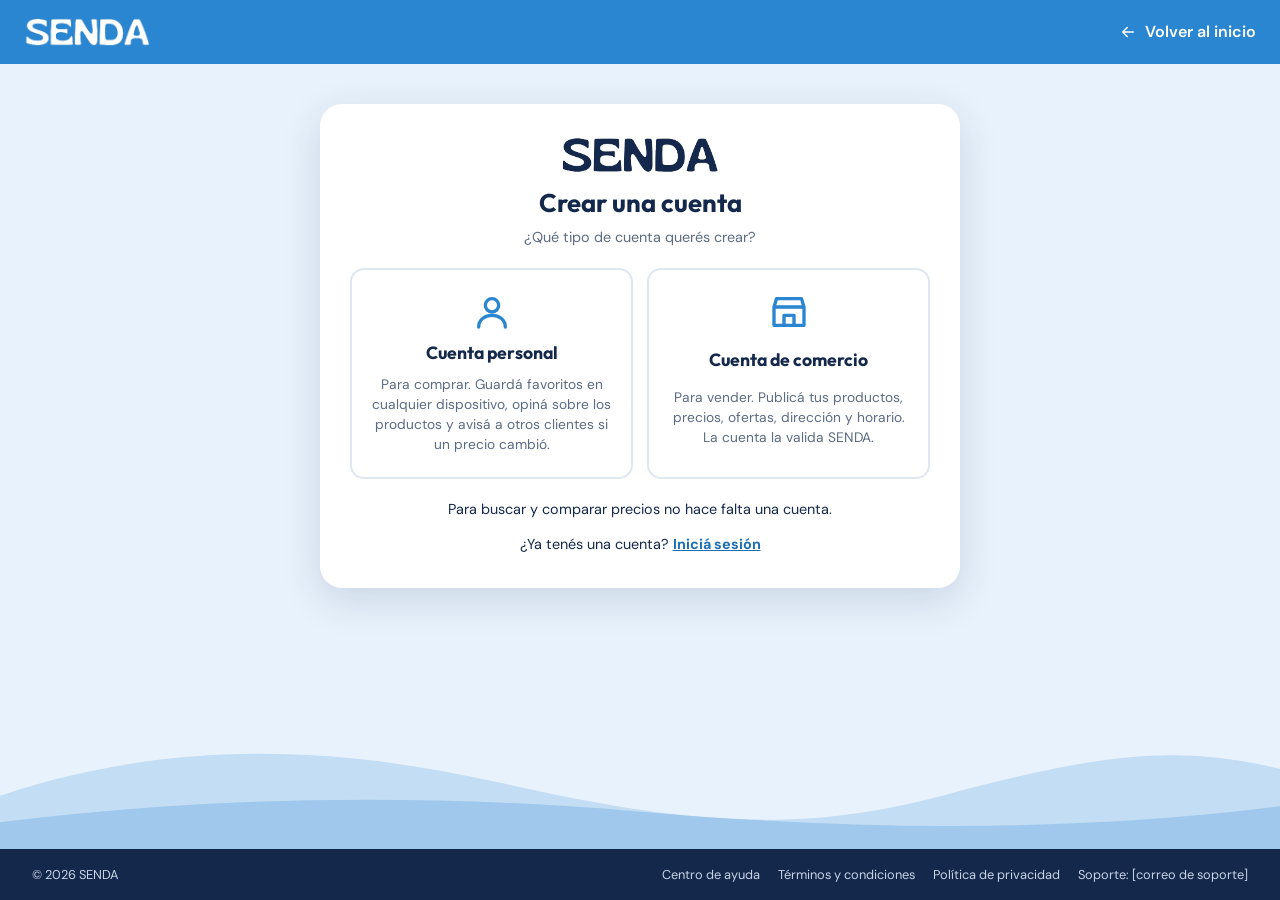
<file: crear-cuenta.html>
<!DOCTYPE html>
<html lang="es-AR">
<head>
  <meta charset="UTF-8">
  <meta name="viewport" content="width=1280">
  <title>Crear una cuenta · SENDA</title>
  <link rel="icon" type="image/png" href="assets/img/favicon.png">
  <link rel="apple-touch-icon" href="assets/img/favicon-180.png">
  <link rel="preconnect" href="https://fonts.googleapis.com">
  <link rel="preconnect" href="https://fonts.gstatic.com" crossorigin>
  <link rel="stylesheet" href="https://fonts.googleapis.com/css2?family=DM+Sans:wght@400;500;600;700&family=Outfit:wght@500;600;700;800&display=swap">
  <script src="js/ui/tema-inicial.js"></script>
  <link rel="stylesheet" href="css/base.css">
  <link rel="stylesheet" href="css/components.css">
  <link rel="stylesheet" href="css/pages.css">
</head>
<body class="pagina-acceso">

  <header class="encabezado">
    <div class="contenedor encabezado__barra">
      <a class="logo" href="index.html"><img class="logo__imagen" src="assets/img/logo-senda-blanco.png" alt="SENDA" width="135" height="32"></a>
      <a class="encabezado__volver" href="index.html">
        <svg class="icono" aria-hidden="true" viewBox="0 0 24 24"><path d="M19 12H5M11 6l-6 6 6 6"/></svg>
        Volver al inicio
      </a>
    </div>
  </header>

  <main class="acceso">
    <section class="acceso__tarjeta acceso__tarjeta--ancha" aria-labelledby="titulo-crear">
      <p class="logo acceso__logo"><img class="logo__imagen" src="assets/img/logo-senda.png" alt="SENDA" width="170" height="40"></p>
      <h1 class="acceso__titulo" id="titulo-crear">Crear una cuenta</h1>
      <p class="acceso__bajada">¿Qué tipo de cuenta querés crear?</p>

      <div class="eleccion-cuenta">
        <a class="eleccion-cuenta__opcion" href="registro-personal.html">
          <svg class="icono eleccion-cuenta__icono" aria-hidden="true" viewBox="0 0 24 24"><circle cx="12" cy="8" r="4"/><path d="M4 21c0-4.4 3.6-7 8-7s8 2.6 8 7"/></svg>
          <span class="eleccion-cuenta__titulo">Cuenta personal</span>
          <span class="eleccion-cuenta__texto">Para comprar. Guardá favoritos en cualquier dispositivo, opiná sobre los productos y avisá a otros clientes si un precio cambió.</span>
        </a>
        <a class="eleccion-cuenta__opcion" href="registro-comercio.html">
          <svg class="icono eleccion-cuenta__icono" aria-hidden="true" viewBox="0 0 24 24"><path d="M3 9l1.5-5h15L21 9M3 9h18M3 9v11h18V9M9 20v-6h6v6"/></svg>
          <span class="eleccion-cuenta__titulo">Cuenta de comercio</span>
          <span class="eleccion-cuenta__texto">Para vender. Publicá tus productos, precios, ofertas, dirección y horario. La cuenta la valida SENDA.</span>
        </a>
      </div>

      <p class="acceso__alternativa">Para buscar y comparar precios no hace falta una cuenta.</p>
      <p class="acceso__alternativa">¿Ya tenés una cuenta? <a href="login.html">Iniciá sesión</a></p>
    </section>

    <svg class="ondas acceso__ondas" viewBox="0 0 1440 90" preserveAspectRatio="none" aria-hidden="true">
      <path fill="#c3ddf4" d="M0 50c180-40 360-40 560-10s330 40 500 10 260-40 380-20v60H0z"/>
      <path fill="#9fc8ec" d="M0 70c240-20 480-22 720-8s480 16 720-4v32H0z"/>
    </svg>
  </main>

  <footer class="pie-simple">
    <div class="contenedor pie-simple__barra">
      <p>© 2026 SENDA</p>
      <ul class="pie-simple__enlaces pie__lista">
        <li>Centro de ayuda</li>
        <li>Términos y condiciones</li>
        <li>Política de privacidad</li>
        <li>Soporte: [correo de soporte]</li>
      </ul>
    </div>
  </footer>

</body>
</html>
</file>
<file: css/base.css>
/* =========================================================
   SENDA · Estilos base
   Variables de identidad, reset, tipografía, contenedor,
   encabezado, ondas decorativas y pie de página.
   ========================================================= */

:root {
  /* Colores de los wireframes */
  --azul: #2a86d1;
  --azul-claro: #4aa3e6;
  --azul-oscuro: #1d6fb3;
  --azul-suave: #e3effb;
  --azul-fondo: #e8f2fc;
  --marino: #13284b;
  --marino-claro: #1f3a66;
  --amarillo: #fbd96b;
  --amarillo-oscuro: #f2c94c;
  --verde: #1f7a3a;
  --verde-claro: #2e9e4f;
  --verde-suave: #e9f7ee;
  --rojo: #d64545;
  --rojo-suave: #fde6e6;
  --fondo: #f3f6fb;
  --blanco: #ffffff;
  --texto: #13284b;
  --texto-suave: #5b6b82;
  --borde: #dfe7f1;
  --campo: #f5f8fc;

  --fuente-titulos: "Outfit", "Segoe UI", system-ui, sans-serif;
  --fuente-texto: "DM Sans", "Segoe UI", system-ui, sans-serif;

  --radio: 14px;
  --radio-chico: 10px;
  --sombra: 0 4px 18px rgba(19, 40, 75, 0.07);
  --sombra-fuerte: 0 12px 40px rgba(19, 40, 75, 0.14);
  --ancho-maximo: 1600px;
  /* Fondo de tarjetas, formularios y paneles. En modo oscuro pasa a gris oscuro;
     --blanco queda para el texto y los bordes blancos sobre el azul del encabezado. */
  --superficie: #ffffff;
  color-scheme: light;
}

/* ---------- Modo oscuro ----------
   Se activa desde Configuración del perfil personal y se guarda en el navegador (localStorage).
   Lo aplica js/ui/tema-inicial.js antes de dibujar la página, así no hay un destello blanco.
   Los fondos blancos pasan a grises oscuros y los textos oscuros a grises claros.
   El azul de marca, el verde de los precios y el rojo de las alertas se mantienen. */
[data-tema="oscuro"] {
  --fondo: #10161f;
  --superficie: #1a2230;
  --campo: #222c3c;
  --borde: #2e3a4d;
  --texto: #e6ebf2;
  --texto-suave: #a3b0c2;
  --marino: #0b1018;
  --marino-claro: #18202c;
  --azul-suave: #1f3550;
  --azul-fondo: #182a40;
  --azul-oscuro: #8cc4f2;
  --verde: #6fd28f;
  --verde-suave: #16301f;
  --rojo-suave: #3b1f22;
  --sombra: 0 4px 18px rgba(0, 0, 0, 0.35);
  --sombra-fuerte: 0 12px 40px rgba(0, 0, 0, 0.5);
  color-scheme: dark;
}


*,
*::before,
*::after {
  box-sizing: border-box;
}

html {
  scroll-behavior: smooth;
}

/* SENDA se diseña solo para navegador de computadora. No hay versión para celular:
   con una ventana angosta la página mantiene su ancho y aparece la barra horizontal. */
body {
  margin: 0;
  min-width: 1200px;
  min-height: 100vh;
  display: flex;
  flex-direction: column;
  font-family: var(--fuente-texto);
  font-size: 1rem;
  line-height: 1.5;
  color: var(--texto);
  background: var(--fondo);
  -webkit-font-smoothing: antialiased;
}

main {
  flex: 1;
}

h1,
h2,
h3 {
  margin: 0;
  font-family: var(--fuente-titulos);
  line-height: 1.2;
  color: var(--texto);
}

p {
  margin: 0;
}

a {
  color: var(--azul-oscuro);
}

img {
  max-width: 100%;
  display: block;
}

button,
input,
select,
textarea {
  font: inherit;
  color: inherit;
}

:focus-visible {
  outline: 3px solid var(--amarillo-oscuro);
  outline-offset: 2px;
}

[hidden] {
  display: none !important;
}

.solo-lectores {
  position: absolute;
  width: 1px;
  height: 1px;
  overflow: hidden;
  clip: rect(0 0 0 0);
  white-space: nowrap;
}

.contenedor {
  width: 100%;
  max-width: var(--ancho-maximo);
  margin-inline: auto;
  padding-inline: 32px;
}

.icono {
  width: 18px;
  height: 18px;
  flex-shrink: 0;
  fill: none;
  stroke: currentColor;
  stroke-width: 2;
  stroke-linecap: round;
  stroke-linejoin: round;
}

/* ---------- Logo ----------
   El logo es una imagen porque usa una tipografía propia.
   Versión blanca sobre fondos azules y versión azul oscuro sobre fondos claros. */
.logo {
  display: inline-flex;
  align-items: center;
  flex-shrink: 0;
}

.logo__imagen {
  width: auto;
  height: 30px;
}

.acceso__logo {
  justify-self: center;
}

.acceso__logo .logo__imagen {
  height: 38px;
}

/* ---------- Encabezado ---------- */
.encabezado {
  background: var(--azul);
  color: var(--blanco);
}

.encabezado__barra {
  display: flex;
  align-items: center;
  gap: 28px;
  min-height: 64px;
  flex-wrap: wrap;
}

/* La barra del encabezado ocupa todo el ancho de la pantalla, sin el límite de .contenedor.
   El logo queda en la esquina izquierda y la cuenta o los botones en la esquina derecha. */
.contenedor.encabezado__barra {
  max-width: none;
  padding-inline: 24px;
}

.navegacion {
  display: flex;
  gap: 22px;
  flex: 1;
}

.navegacion__enlace {
  position: relative;
  padding: 4px 0;
  font-size: 0.92rem;
  font-weight: 500;
  color: var(--blanco);
  text-decoration: none;
  opacity: 0.92;
}

.navegacion__enlace:hover {
  opacity: 1;
}

.navegacion__enlace--activo::after {
  content: "";
  position: absolute;
  left: 0;
  right: 0;
  bottom: -4px;
  height: 2px;
  border-radius: 2px;
  background: var(--amarillo);
}

.encabezado__acciones {
  display: flex;
  align-items: center;
  gap: 10px;
  margin-left: auto;
}

.encabezado__volver {
  display: inline-flex;
  align-items: center;
  gap: 8px;
  margin-left: auto;
  font-weight: 600;
  color: var(--blanco);
  text-decoration: none;
}

/* ---------- Ondas decorativas ---------- */
.ondas {
  display: block;
  width: 100%;
  height: 90px;
}

/* ---------- Pie de página ---------- */
.pie {
  margin-top: 64px;
  padding: 44px 0 24px;
  background: var(--marino);
  color: #c9d4e6;
  font-size: 0.88rem;
}

.pie__grilla {
  display: grid;
  grid-template-columns: 1.3fr repeat(4, 1fr);
  gap: 28px;
}

.pie__descripcion {
  margin-top: 12px;
  max-width: 240px;
  line-height: 1.6;
}

.pie__titulo {
  margin-bottom: 12px;
  font-family: var(--fuente-titulos);
  font-size: 0.95rem;
  font-weight: 600;
  color: var(--blanco);
}

.pie__lista {
  display: grid;
  gap: 8px;
  margin: 0;
  padding: 0;
  list-style: none;
}

.pie__lista a {
  color: #c9d4e6;
  text-decoration: none;
}

.pie__lista a:hover {
  color: var(--blanco);
  text-decoration: underline;
}

.pie__contacto li {
  display: flex;
  gap: 8px;
  align-items: flex-start;
}

.pie__contacto .icono {
  width: 16px;
  height: 16px;
  margin-top: 2px;
}

.pie__inferior {
  display: flex;
  justify-content: space-between;
  gap: 16px;
  flex-wrap: wrap;
  margin-top: 36px;
  padding-top: 18px;
  border-top: 1px solid rgba(255, 255, 255, 0.12);
  font-size: 0.8rem;
}

/* Pie simple de las pantallas de acceso */
.pie-simple {
  padding: 16px 0;
  background: var(--marino);
  color: #c9d4e6;
  font-size: 0.8rem;
}

.pie-simple__barra {
  display: flex;
  justify-content: space-between;
  gap: 16px;
  flex-wrap: wrap;
}

.pie-simple__enlaces {
  display: flex;
  gap: 18px;
  flex-wrap: wrap;
}
</file>
<file: css/components.css>
/* =========================================================
   SENDA · Componentes reutilizables
   Botones, formularios, tarjetas, precios, estados,
   avisos, modales, avatar e interruptor de stock.
   ========================================================= */

/* ---------- Botones ---------- */
.btn {
  display: inline-flex;
  align-items: center;
  justify-content: center;
  gap: 8px;
  min-height: 42px;
  padding: 0 20px;
  border: 1px solid transparent;
  border-radius: 999px;
  font-size: 0.92rem;
  font-weight: 600;
  text-decoration: none;
  white-space: nowrap;
  cursor: pointer;
  transition: background-color 0.15s, border-color 0.15s, color 0.15s, transform 0.1s;
}

.btn:active:not(:disabled) {
  transform: translateY(1px);
}

.btn:disabled {
  opacity: 0.55;
  cursor: not-allowed;
}

.btn--chico {
  min-height: 36px;
  padding: 0 16px;
  font-size: 0.85rem;
}

.btn--bloque {
  width: 100%;
}

.btn--primario {
  background: var(--azul);
  color: var(--blanco);
}

.btn--primario:hover:not(:disabled) {
  background: var(--azul-oscuro);
}

.btn--oscuro {
  background: var(--marino);
  color: var(--blanco);
}

.btn--oscuro:hover:not(:disabled) {
  background: var(--marino-claro);
}

.btn--amarillo {
  background: var(--amarillo);
  color: var(--marino);
}

.btn--amarillo:hover:not(:disabled) {
  background: var(--amarillo-oscuro);
}

/* Botón blanco sobre el azul del encabezado: queda blanco también en modo oscuro */
.btn--blanco {
  background: var(--blanco);
  color: #1d6fb3;
}

.btn--contorno {
  border-color: rgba(255, 255, 255, 0.85);
  background: transparent;
  color: var(--blanco);
}

.btn--contorno:hover:not(:disabled) {
  background: rgba(255, 255, 255, 0.12);
}

.btn--suave {
  background: var(--azul-suave);
  color: var(--azul-oscuro);
}

.btn--suave:hover:not(:disabled) {
  background: #d3e5f8;
}

.btn--linea {
  border-color: var(--borde);
  background: var(--superficie);
  color: var(--azul-oscuro);
}

.btn--linea:hover:not(:disabled) {
  border-color: var(--azul);
}

.btn--peligro {
  background: var(--rojo);
  color: var(--blanco);
}

.btn--exito {
  background: var(--verde-claro);
  color: var(--blanco);
}

.enlace-boton {
  padding: 0;
  border: 0;
  background: none;
  color: inherit;
  font-weight: 600;
  text-decoration: underline;
  cursor: pointer;
}

.enlace-seccion {
  font-size: 0.88rem;
  font-weight: 600;
  color: var(--azul-oscuro);
}

/* ---------- Formularios ---------- */
.campo {
  display: grid;
  gap: 6px;
}

.campo__etiqueta {
  font-size: 0.85rem;
  font-weight: 600;
}

.campo__control {
  width: 100%;
  min-height: 44px;
  padding: 10px 14px;
  border: 1px solid var(--borde);
  border-radius: var(--radio-chico);
  background: var(--campo);
  transition: border-color 0.15s, background-color 0.15s;
}

.campo__control::placeholder {
  color: #8996aa;
}

.campo__control:focus {
  outline: none;
  border-color: var(--azul);
  background: var(--superficie);
}

textarea.campo__control {
  min-height: 90px;
  resize: vertical;
}

.campo__ayuda {
  font-size: 0.78rem;
  color: var(--texto-suave);
}

.campo__error {
  min-height: 0;
  font-size: 0.8rem;
  color: var(--rojo);
}

.campo__error:empty {
  display: none;
}

.campo--error .campo__control {
  border-color: var(--rojo);
  background: #fff8f8;
}

.opcion {
  display: flex;
  align-items: center;
  gap: 10px;
  font-size: 0.9rem;
  cursor: pointer;
}

.opcion input {
  width: 18px;
  height: 18px;
  accent-color: var(--azul);
}

.mensaje {
  display: flex;
  gap: 8px;
  padding: 12px 14px;
  border: 1px solid;
  border-radius: var(--radio-chico);
  font-size: 0.88rem;
}

.mensaje--error {
  border-color: #f2c2c2;
  background: var(--rojo-suave);
  color: #a12f2f;
}

.mensaje--exito {
  border-color: #bfe3cb;
  background: var(--verde-suave);
  color: var(--verde);
}

.mensaje--info {
  border-color: #c7dcf3;
  background: var(--azul-fondo);
  color: var(--azul-oscuro);
}

/* ---------- Tarjetas ---------- */
.tarjeta {
  border-radius: var(--radio);
  background: var(--superficie);
  box-shadow: var(--sombra);
}

/* ---------- Encabezado de sección ---------- */
.seccion {
  margin-top: 56px;
}

.seccion__cabecera {
  display: flex;
  justify-content: space-between;
  align-items: flex-end;
  gap: 16px;
  margin-bottom: 18px;
}

.seccion__titulo {
  font-size: 1.6rem;
  font-weight: 700;
}

.seccion__bajada {
  margin-top: 4px;
  font-size: 0.88rem;
  color: var(--texto-suave);
}

/* ---------- Precios y etiquetas ---------- */
.precio {
  font-family: var(--fuente-titulos);
  font-size: 1.35rem;
  font-weight: 700;
  color: var(--verde);
}

.precio__centavos {
  font-size: 0.65em;
}

.precio-anterior {
  font-size: 0.82rem;
  color: var(--texto-suave);
  text-decoration: line-through;
}

.pildora-precio {
  display: inline-block;
  padding: 6px 16px;
  border-radius: 999px;
  background: var(--amarillo);
  font-family: var(--fuente-titulos);
  font-weight: 700;
  color: var(--marino);
}

.etiqueta-descuento {
  position: absolute;
  top: 10px;
  left: 10px;
  padding: 2px 9px;
  border-radius: 999px;
  background: var(--rojo-suave);
  font-size: 0.75rem;
  font-weight: 700;
  color: var(--rojo);
}

.chip {
  display: inline-flex;
  align-items: center;
  padding: 4px 12px;
  border-radius: 999px;
  font-size: 0.75rem;
  font-weight: 600;
}

.chip--pendiente {
  background: #fff4d6;
  color: #8a6400;
}

.chip--aprobado {
  background: var(--verde-suave);
  color: var(--verde);
}

.chip--rechazado {
  background: var(--rojo-suave);
  color: #a12f2f;
}

/* ---------- Imagen de producto ---------- */
/* Sin imagen se dibuja el paisaje de los wireframes (cielo, nube y lomas). */
.imagen-producto {
  position: relative;
  aspect-ratio: 4 / 3;
  overflow: hidden;
  border-radius: var(--radio-chico);
  background:
    radial-gradient(circle at 74% 28%, #fff 0 7%, transparent 7.5%),
    radial-gradient(circle at 82% 30%, #fff 0 9%, transparent 9.5%),
    radial-gradient(circle at 90% 32%, #fff 0 6%, transparent 6.5%),
    radial-gradient(ellipse 85% 45% at 30% 100%, #8fae1b 0 98%, transparent 100%),
    radial-gradient(ellipse 90% 55% at 75% 100%, #c6de8c 0 98%, transparent 100%),
    #d8ecfb;
}

.imagen-producto img {
  position: absolute;
  inset: 0;
  width: 100%;
  height: 100%;
  object-fit: cover;
  background: var(--superficie);
}

/* ---------- Avatar con iniciales ---------- */
.avatar {
  display: inline-grid;
  place-items: center;
  width: 36px;
  height: 36px;
  flex-shrink: 0;
  border-radius: 50%;
  background: var(--azul-suave);
  font-size: 0.8rem;
  font-weight: 700;
  color: var(--azul-oscuro);
}

/* Foto del comercio en lugar de las iniciales */
.avatar--foto {
  object-fit: cover;
  background: var(--superficie);
  border: 1px solid var(--borde);
}

.avatar--blanco {
  background: var(--blanco);
  color: #1d6fb3;
}

/* ---------- Estados: carga, vacío y error ---------- */
.estado {
  display: grid;
  justify-items: center;
  gap: 10px;
  padding: 40px 20px;
  text-align: center;
  color: var(--texto-suave);
}

.estado__titulo {
  font-family: var(--fuente-titulos);
  font-size: 1.05rem;
  font-weight: 600;
  color: var(--texto);
}

.estado__texto {
  max-width: 420px;
  font-size: 0.9rem;
}

.estado--error .estado__titulo {
  color: #a12f2f;
}

.spinner {
  width: 32px;
  height: 32px;
  border: 3px solid var(--azul-suave);
  border-top-color: var(--azul);
  border-radius: 50%;
  animation: girar 0.8s linear infinite;
}

@keyframes girar {
  to {
    transform: rotate(360deg);
  }
}

/* Pantalla de carga mientras el guard comprueba la sesión */
.carga-pagina {
  position: fixed;
  inset: 0;
  z-index: 50;
  display: grid;
  place-items: center;
  background: var(--fondo);
}

/* ---------- Avisos flotantes ---------- */
.avisos {
  position: fixed;
  right: 20px;
  bottom: 20px;
  z-index: 100;
  display: grid;
  gap: 10px;
  max-width: min(360px, calc(100vw - 40px));
}

.aviso {
  padding: 12px 16px;
  border-radius: var(--radio-chico);
  box-shadow: var(--sombra-fuerte);
  font-size: 0.9rem;
  color: var(--blanco);
  animation: aparecer 0.2s ease-out;
}

.aviso--exito {
  background: var(--verde);
}

.aviso--error {
  background: var(--rojo);
}

@keyframes aparecer {
  from {
    opacity: 0;
    transform: translateY(8px);
  }
}

/* ---------- Modales ---------- */
.modal {
  width: min(560px, calc(100vw - 32px));
  max-height: calc(100vh - 40px);
  padding: 0;
  border: 0;
  border-radius: var(--radio);
  box-shadow: var(--sombra-fuerte);
  background: var(--superficie);
  color: var(--texto);
}

.modal--chico {
  width: min(420px, calc(100vw - 32px));
}

.modal::backdrop {
  background: rgba(19, 40, 75, 0.45);
}

.modal__contenido {
  display: grid;
  gap: 16px;
  padding: 26px;
}

.modal__cabecera {
  display: flex;
  justify-content: space-between;
  align-items: flex-start;
  gap: 12px;
}

.modal__titulo {
  font-size: 1.3rem;
}

.modal__texto {
  color: var(--texto-suave);
}

.modal__cerrar {
  display: grid;
  place-items: center;
  width: 34px;
  height: 34px;
  border: 0;
  border-radius: 50%;
  background: var(--fondo);
  cursor: pointer;
}

.modal__acciones {
  display: flex;
  justify-content: flex-end;
  gap: 10px;
  flex-wrap: wrap;
}

.grilla-campos {
  display: grid;
  grid-template-columns: 1fr 1fr;
  gap: 14px;
}

.grilla-campos .campo--ancho {
  grid-column: 1 / -1;
}

/* ---------- Interruptor Sí / No de stock ---------- */
.interruptor {
  display: inline-flex;
  padding: 3px;
  border-radius: 999px;
  background: #eef1f6;
}

.interruptor__opcion {
  min-width: 46px;
  min-height: 30px;
  padding: 0 12px;
  border: 0;
  border-radius: 999px;
  background: transparent;
  font-size: 0.82rem;
  font-weight: 600;
  color: var(--texto-suave);
  cursor: pointer;
}

.interruptor__opcion[aria-pressed="true"].interruptor__opcion--si {
  background: var(--verde-claro);
  color: var(--blanco);
}

.interruptor__opcion[aria-pressed="true"].interruptor__opcion--no {
  background: var(--rojo);
  color: var(--blanco);
}

.interruptor__opcion:disabled {
  cursor: wait;
}

/* ---------- Cuenta con sesión iniciada (barra pública) ---------- */
/* Reemplaza a "Iniciar sesión / Registrarse": foto y nombre del comercio, con enlace a su cuenta. */
.cuenta-sesion {
  display: inline-flex;
  align-items: center;
  gap: 10px;
  max-width: 260px;
  padding: 4px 14px 4px 4px;
  border: 1px solid rgba(255, 255, 255, 0.6);
  border-radius: 999px;
  color: var(--blanco);
  font-weight: 600;
  text-decoration: none;
  transition: background-color 0.15s;
}

.cuenta-sesion:hover {
  background: rgba(255, 255, 255, 0.15);
}

.cuenta-sesion__foto {
  width: 36px;
  height: 36px;
  flex-shrink: 0;
  border: 2px solid var(--blanco);
  border-radius: 50%;
  object-fit: cover;
}

.cuenta-sesion__nombre {
  overflow: hidden;
  font-size: 0.9rem;
  white-space: nowrap;
  text-overflow: ellipsis;
}
</file>
<file: css/pages.css>
/* =========================================================
   SENDA · Estilos por página
   1. Inicio  2. Acceso (login)  3. Panel del comercio
   4. Administración
   ========================================================= */

/* =========================================================
   1. Inicio
   ========================================================= */
.encabezado--hero {
  background: linear-gradient(180deg, var(--azul) 0%, var(--azul-claro) 100%);
}

.hero {
  display: grid;
  justify-items: center;
  gap: 14px;
  padding-top: 40px;
  padding-bottom: 20px;
  text-align: center;
}

.hero__titulo {
  font-size: clamp(1.7rem, 4.5vw, 2.6rem);
  font-weight: 800;
  text-transform: uppercase;
  color: var(--blanco);
}

.hero__bajada {
  max-width: 520px;
  color: rgba(255, 255, 255, 0.92);
}

.buscador {
  display: flex;
  align-items: center;
  gap: 10px;
  width: min(640px, 100%);
  margin-top: 10px;
  padding: 6px 6px 6px 18px;
  border-radius: 999px;
  background: var(--superficie);
  box-shadow: 0 10px 30px rgba(19, 40, 75, 0.18);
}

.buscador__icono {
  color: var(--texto-suave);
}

.buscador__input::placeholder {
  color: #8996aa;
}

.buscador__input {
  flex: 1;
  color: var(--texto);
  min-width: 0;
  min-height: 40px;
  border: 0;
  background: transparent;
  font-size: 0.95rem;
}

.buscador__input:focus {
  outline: none;
}

.buscador__input::-webkit-search-cancel-button {
  display: none;
}

.buscador__limpiar {
  display: grid;
  place-items: center;
  width: 32px;
  height: 32px;
  border: 0;
  border-radius: 50%;
  background: transparent;
  color: var(--texto-suave);
  cursor: pointer;
}

.buscador__limpiar:hover {
  background: var(--fondo);
}

.buscador__error {
  padding: 4px 14px;
  border-radius: 999px;
  background: var(--rojo-suave);
  font-size: 0.85rem;
  color: #a12f2f;
}

/* Comparador de precios destacados */
.comparador {
  display: grid;
  grid-template-columns: 230px 1fr;
  gap: 24px;
  padding: 20px;
}

.comparador__producto {
  display: grid;
  align-content: start;
  gap: 6px;
  justify-items: start;
}

.imagen-producto--grande {
  width: 100%;
  margin-bottom: 8px;
}

.comparador__nombre {
  font-size: 1.15rem;
}

.comparador__detalle {
  margin-bottom: 8px;
  font-size: 0.82rem;
  color: var(--texto-suave);
}

.comparador__comercios {
  display: grid;
  grid-template-columns: repeat(3, 1fr);
  gap: 14px;
  align-self: center;
}

.tarjeta-comercio {
  position: relative;
  display: grid;
  justify-items: center;
  gap: 10px;
  padding: 26px 14px 18px;
  border: 1px solid var(--borde);
  border-radius: var(--radio);
  text-align: center;
  text-decoration: none;
  color: var(--texto);
  transition: border-color 0.15s, transform 0.15s;
}

.tarjeta-comercio:hover {
  border-color: var(--azul);
  transform: translateY(-2px);
}

.tarjeta-comercio--mejor {
  border-color: #9fd3b0;
  background: var(--verde-suave);
}

.tarjeta-comercio__sello {
  position: absolute;
  top: -11px;
  padding: 2px 12px;
  border-radius: 999px;
  background: #d6efdf;
  font-size: 0.72rem;
  font-weight: 700;
  color: var(--verde);
}

.tarjeta-comercio__nombre {
  font-family: var(--fuente-titulos);
  font-weight: 600;
}

.tarjeta-comercio__stock {
  font-size: 0.8rem;
  color: var(--texto-suave);
}

/* Ofertas */
/* Seis tarjetas por fila: con el ancho de una computadora la fila queda completa,
   sin espacio vacío a los costados. */
.grilla-ofertas {
  display: grid;
  grid-template-columns: repeat(6, minmax(0, 1fr));
  gap: 16px;
}

.grilla-ofertas > .estado {
  grid-column: 1 / -1;
}

.tarjeta-producto {
  position: relative;
  display: flex;
  flex-direction: column;
  overflow: hidden;
  border-radius: var(--radio);
  background: var(--superficie);
  box-shadow: var(--sombra);
}

.tarjeta-producto .imagen-producto {
  border-radius: 0;
}

.tarjeta-producto__cuerpo {
  display: flex;
  flex-direction: column;
  flex: 1;
  gap: 2px;
  padding: 12px;
}

.tarjeta-producto__nombre {
  min-height: 2.5em;
  font-family: var(--fuente-texto);
  font-size: 0.9rem;
  font-weight: 600;
}

.tarjeta-producto__desde,
.tarjeta-producto__comercios {
  font-size: 0.78rem;
  color: var(--texto-suave);
}

.tarjeta-producto__comercios {
  margin-bottom: 12px;
}

.tarjeta-producto .btn {
  margin-top: auto;
}

/* Cómo funciona */
.pasos {
  display: grid;
  grid-template-columns: repeat(3, 1fr);
  gap: 18px;
  margin: 0;
  padding: 0;
  list-style: none;
}

.paso {
  padding: 22px;
}

.paso__numero {
  display: grid;
  place-items: center;
  width: 34px;
  height: 34px;
  margin-bottom: 12px;
  border-radius: 50%;
  background: var(--azul);
  font-weight: 700;
  color: var(--blanco);
}

.paso__titulo {
  margin-bottom: 6px;
  font-size: 1.05rem;
}

.paso__texto {
  font-size: 0.88rem;
  color: var(--texto-suave);
}

/* Llamado a comercios */
.llamado-comercio {
  display: flex;
  align-items: center;
  justify-content: space-between;
  gap: 24px;
  padding: 34px;
  border-radius: var(--radio);
  background: var(--marino);
  color: var(--blanco);
}

.llamado-comercio__titulo {
  margin-bottom: 6px;
  font-size: 1.5rem;
  color: var(--blanco);
}

.llamado-comercio__texto {
  max-width: 520px;
  color: #d3dcec;
}

/* =========================================================
   2. Acceso (login y recuperación)
   ========================================================= */
.pagina-acceso main {
  background: var(--azul-fondo);
}

.acceso {
  position: relative;
  display: grid;
  justify-items: center;
  align-content: start;
  padding: 40px 16px 140px;
}

.acceso__tarjeta {
  position: relative;
  z-index: 1;
  display: grid;
  gap: 14px;
  width: min(420px, 100%);
  padding: 32px 30px;
  border-radius: 22px;
  background: var(--superficie);
  box-shadow: var(--sombra-fuerte);
  text-align: center;
}

.acceso__titulo {
  font-size: 1.6rem;
}

.acceso__bajada {
  margin-top: -6px;
  font-size: 0.9rem;
  color: var(--texto-suave);
}

.acceso__formulario {
  display: grid;
  gap: 14px;
  text-align: left;
}

.acceso__olvido {
  justify-self: end;
  margin-top: -6px;
  font-size: 0.82rem;
  font-weight: 600;
}

.acceso__alternativa {
  font-size: 0.9rem;
}

.acceso__alternativa a {
  font-weight: 700;
}

.acceso__tarjeta .mensaje {
  text-align: left;
}

.acceso__ondas {
  position: absolute;
  left: 0;
  right: 0;
  bottom: 0;
  height: 120px;
}

.separador {
  display: flex;
  align-items: center;
  gap: 12px;
  font-size: 0.82rem;
  color: var(--texto-suave);
}

.separador::before,
.separador::after {
  content: "";
  flex: 1;
  height: 1px;
  background: var(--borde);
}

.boton-google {
  color: var(--texto);
}

.boton-google__logo {
  display: grid;
  place-items: center;
  width: 22px;
  height: 22px;
  border: 1px solid var(--borde);
  border-radius: 50%;
  font-size: 0.75rem;
  font-weight: 700;
  color: var(--azul);
}

/* =========================================================
   3. Panel del comercio
   ========================================================= */
.encabezado--panel {
  /* El color de respaldo asegura el azul si el navegador no pinta el degradé. */
  background-color: var(--azul);
  background-image: linear-gradient(180deg, var(--azul) 0%, var(--azul-claro) 100%);
}

.encabezado__salir {
  color: var(--blanco);
  font-size: 0.9rem;
}

.encabezado__rol {
  font-size: 0.85rem;
  font-weight: 600;
  opacity: 0.9;
}

.perfil-comercio {
  padding-top: 16px;
}

.perfil-comercio__barra {
  display: flex;
  justify-content: space-between;
  align-items: center;
  gap: 12px;
  flex-wrap: wrap;
  margin-bottom: 14px;
}

.perfil-comercio__modo {
  padding: 5px 12px;
  border-radius: 999px;
  background: var(--marino);
  font-size: 0.78rem;
  font-weight: 600;
}

.perfil-comercio__acciones {
  display: flex;
  gap: 10px;
  flex-wrap: wrap;
}

.perfil-comercio__cuerpo {
  display: grid;
  grid-template-columns: 130px 1fr;
  gap: 24px;
  align-items: center;
}

.perfil-comercio__foto {
  display: grid;
  place-items: center;
  width: 130px;
  height: 130px;
  border: 4px solid var(--blanco);
  border-radius: 50%;
  background: linear-gradient(180deg, #7aa9d6 0 55%, #8fae1b 55% 100%);
  box-shadow: var(--sombra-fuerte);
}

.perfil-comercio__iniciales {
  font-family: var(--fuente-titulos);
  font-size: 2.2rem;
  font-weight: 800;
  color: var(--blanco);
  text-shadow: 0 2px 8px rgba(19, 40, 75, 0.35);
}

.perfil-comercio__campos {
  display: grid;
  grid-template-columns: 1fr 1fr;
  gap: 10px 22px;
}

.perfil-comercio .campo__etiqueta {
  font-size: 0.78rem;
  color: rgba(255, 255, 255, 0.95);
}

.perfil-comercio .campo__control {
  min-height: 40px;
  border-color: transparent;
  background: var(--superficie);
  color: var(--texto);
}

.campo__control--destacado {
  font-family: var(--fuente-titulos);
  font-size: 1.1rem;
  font-weight: 700;
}

.perfil-comercio .campo__error {
  display: inline-block;
  justify-self: start;
  padding: 1px 8px;
  border-radius: 6px;
  background: var(--superficie);
}

.perfil-comercio .campo__error:empty {
  display: none;
}

/* Grilla filtros + productos */
.panel {
  display: grid;
  grid-template-columns: 240px 1fr;
  gap: 24px;
  align-items: start;
  padding-top: 24px;
  scroll-margin-top: 16px;
}

.filtros {
  position: sticky;
  top: 16px;
  padding: 18px;
}

.filtros form {
  display: grid;
  gap: 18px;
}

.filtros__grupo {
  display: grid;
  gap: 10px;
  margin: 0;
  padding: 0;
  border: 0;
}

.filtros__titulo {
  margin-bottom: 10px;
  padding: 0;
  font-family: var(--fuente-titulos);
  font-weight: 600;
}

.filtros__etiqueta-chica {
  font-size: 0.78rem;
  color: var(--texto-suave);
}

.filtros__opciones {
  display: grid;
  gap: 10px;
}

.filtros__rango {
  display: grid;
  grid-template-columns: 1fr 1fr;
  gap: 10px;
}

.filtros .campo__control {
  min-height: 38px;
  padding: 8px 10px;
  font-size: 0.88rem;
}

.productos-panel__cabecera {
  display: flex;
  justify-content: space-between;
  align-items: center;
  gap: 16px;
  flex-wrap: wrap;
  margin-bottom: 14px;
}

.lista-productos {
  overflow: hidden;
}

.fila-producto {
  display: grid;
  grid-template-columns: 76px 1fr auto auto;
  align-items: center;
  gap: 18px;
  padding: 14px 16px;
  border-bottom: 1px solid var(--borde);
}

.fila-producto:last-child {
  border-bottom: 0;
}

.imagen-producto--miniatura {
  width: 76px;
  border-radius: 8px;
}

.fila-producto__nombre {
  font-family: var(--fuente-texto);
  font-size: 0.95rem;
  font-weight: 700;
}

.fila-producto__precio {
  display: flex;
  align-items: baseline;
  gap: 8px;
  flex-wrap: wrap;
}

.fila-producto__descuento {
  font-size: 0.75rem;
  font-weight: 700;
  color: var(--rojo);
}

.fila-producto__fecha {
  font-size: 0.78rem;
  color: var(--texto-suave);
}

.fila-producto__stock {
  display: grid;
  justify-items: center;
  gap: 4px;
}

.fila-producto__pregunta {
  font-size: 0.78rem;
  color: var(--texto-suave);
}

.fila-producto__acciones {
  display: grid;
  gap: 8px;
}

.productos-panel__mas {
  display: flex;
  justify-content: center;
  margin-top: 18px;
}

.precio-final {
  padding: 10px 14px;
  border-radius: var(--radio-chico);
  background: var(--verde-suave);
  font-size: 0.9rem;
  color: var(--verde);
}

.precio-final:empty {
  display: none;
}

/* =========================================================
   4. Administración
   ========================================================= */
.admin-cabecera {
  padding-top: 26px;
  padding-bottom: 6px;
}

.admin-cabecera__titulo {
  font-size: clamp(1.6rem, 4vw, 2.2rem);
  color: var(--blanco);
}

.admin-cabecera__texto {
  max-width: 620px;
  margin-top: 6px;
  color: rgba(255, 255, 255, 0.92);
}

.admin {
  padding-top: 24px;
}

.pestanas {
  display: inline-flex;
  gap: 4px;
  margin-bottom: 18px;
  padding: 4px;
  border-radius: 999px;
  background: var(--superficie);
  box-shadow: var(--sombra);
}

.pestanas__boton {
  display: inline-flex;
  align-items: center;
  gap: 8px;
  min-height: 38px;
  padding: 0 16px;
  border: 0;
  border-radius: 999px;
  background: transparent;
  font-size: 0.9rem;
  font-weight: 600;
  color: var(--texto-suave);
  cursor: pointer;
}

.pestanas__boton[aria-selected="true"] {
  background: var(--marino);
  color: var(--blanco);
}

.pestanas__cantidad {
  min-width: 22px;
  padding: 0 7px;
  border-radius: 999px;
  background: var(--azul-suave);
  font-size: 0.75rem;
  color: var(--azul-oscuro);
}

.solicitudes {
  display: grid;
  grid-template-columns: repeat(2, 1fr);
  gap: 16px;
}

.solicitudes > .estado {
  grid-column: 1 / -1;
}

.solicitud {
  display: grid;
  gap: 14px;
  padding: 20px;
}

.solicitud__cabecera {
  display: flex;
  align-items: center;
  gap: 12px;
}

.solicitud__titulos {
  flex: 1;
  min-width: 0;
}

.solicitud__nombre {
  font-size: 1.1rem;
}

.solicitud__email {
  overflow: hidden;
  font-size: 0.85rem;
  text-overflow: ellipsis;
  color: var(--texto-suave);
}

.solicitud__datos {
  display: grid;
  gap: 6px;
  margin: 0;
  padding: 12px 14px;
  border-radius: var(--radio-chico);
  background: var(--fondo);
  font-size: 0.88rem;
}

.solicitud__dato {
  display: grid;
  grid-template-columns: 90px 1fr;
  gap: 10px;
}

.solicitud__dato dt {
  font-weight: 600;
}

.solicitud__dato dd {
  margin: 0;
}

.solicitud__falta {
  font-style: italic;
  color: var(--texto-suave);
}

.solicitud__acciones {
  display: flex;
  justify-content: flex-end;
  gap: 8px;
  flex-wrap: wrap;
}

/* =========================================================
   5. Navegación pública: contador y botón de favoritos
   ========================================================= */
.navegacion__cantidad {
  display: inline-grid;
  place-items: center;
  min-width: 20px;
  height: 20px;
  margin-left: 4px;
  padding: 0 6px;
  border-radius: 999px;
  background: var(--amarillo);
  font-size: 0.72rem;
  font-weight: 700;
  color: var(--marino);
}

.boton-favorito {
  position: absolute;
  top: 8px;
  right: 8px;
  z-index: 2;
  display: grid;
  place-items: center;
  width: 34px;
  height: 34px;
  border: 0;
  border-radius: 50%;
  background: rgba(255, 255, 255, 0.95);
  box-shadow: 0 2px 8px rgba(19, 40, 75, 0.15);
  color: var(--texto-suave);
  cursor: pointer;
  transition: transform 0.1s, color 0.15s;
}

.boton-favorito:hover {
  transform: scale(1.08);
  color: var(--rojo);
}

.boton-favorito[aria-pressed="true"] {
  color: var(--rojo);
}

.boton-favorito[aria-pressed="true"] .icono {
  fill: currentColor;
}

.tarjeta-producto__detalle {
  margin-bottom: 12px;
  font-size: 0.78rem;
  color: var(--texto-suave);
}

.tarjeta-producto--sin-stock .precio {
  color: var(--texto-suave);
}

/* =========================================================
   6. Resultados en el inicio
   ========================================================= */
.encabezado--compacto .hero {
  gap: 10px;
  padding-top: 18px;
  padding-bottom: 6px;
}

.encabezado--compacto .hero__titulo {
  font-size: clamp(1.3rem, 3vw, 1.7rem);
}

.encabezado--compacto .hero__bajada {
  display: none;
}

.resultados {
  padding-top: 28px;
}

.migas {
  display: flex;
  gap: 8px;
  margin-bottom: 14px;
  font-size: 0.85rem;
  color: var(--texto-suave);
}

.migas a {
  color: var(--azul-oscuro);
}

.resultados__cabecera {
  display: flex;
  justify-content: space-between;
  align-items: flex-end;
  gap: 16px;
  flex-wrap: wrap;
  margin-bottom: 14px;
}

.resultados__herramientas {
  display: flex;
  align-items: center;
  gap: 18px;
  flex-wrap: wrap;
}

.resultados__orden {
  display: flex;
  align-items: center;
  gap: 10px;
  font-size: 0.88rem;
  color: var(--texto-suave);
}

.resultados__orden .campo__control {
  width: auto;
  min-height: 38px;
  padding: 6px 12px;
  background: var(--superficie);
}

.resultados__bloque + .resultados__bloque {
  margin-top: 30px;
}

.resultados__subtitulo {
  margin-bottom: 14px;
  font-size: 1.15rem;
}

.grilla-resultados {
  display: grid;
  grid-template-columns: repeat(6, minmax(0, 1fr));
  gap: 16px;
}

.grilla-resultados > .estado,
.grilla-comercios > .estado,
.grilla-catalogo > .estado {
  grid-column: 1 / -1;
}

.grilla-comercios {
  display: grid;
  grid-template-columns: repeat(3, minmax(0, 1fr));
  gap: 16px;
}

.cuenta-comercio {
  display: flex;
  align-items: center;
  gap: 16px;
  padding: 18px;
  border: 2px solid var(--azul-suave);
}

.cuenta-comercio__datos {
  flex: 1;
  min-width: 0;
}

.cuenta-comercio__nombre {
  font-size: 1.1rem;
}

.cuenta-comercio__detalle {
  font-size: 0.85rem;
  color: var(--texto-suave);
}

.avatar--grande {
  width: 54px;
  height: 54px;
  font-size: 1.05rem;
}

/* =========================================================
   7. Perfil público del comercio
   ========================================================= */
.perfil-publico {
  padding-top: 20px;
}

.perfil-publico .estado,
.perfil-publico .estado__titulo,
.perfil-publico .estado__texto {
  color: var(--blanco);
}

.perfil-publico__cuerpo {
  display: grid;
  grid-template-columns: 130px 1fr auto;
  gap: 24px;
  align-items: center;
}

.perfil-publico__nombre {
  font-size: clamp(1.6rem, 4vw, 2.2rem);
  color: var(--blanco);
}

.perfil-publico__direccion {
  margin-top: 4px;
  color: rgba(255, 255, 255, 0.95);
}

.perfil-publico__cantidad {
  margin-top: 8px;
  font-size: 0.85rem;
  color: rgba(255, 255, 255, 0.85);
}

.perfil-publico__contacto {
  display: grid;
  gap: 8px;
  justify-items: start;
  padding: 16px 18px;
  border-radius: var(--radio);
  background: rgba(255, 255, 255, 0.14);
  font-size: 0.9rem;
}

.perfil-publico__contacto a:not(.btn) {
  color: var(--blanco);
}

.grilla-catalogo {
  display: grid;
  grid-template-columns: repeat(auto-fill, minmax(190px, 1fr));
  gap: 16px;
}

/* =========================================================
   8. Detalle de producto
   ========================================================= */
.detalle-pagina {
  padding-top: 24px;
}

.volver {
  display: inline-flex;
  align-items: center;
  gap: 6px;
  margin-bottom: 16px;
  font-size: 0.9rem;
  font-weight: 600;
  text-decoration: none;
}

.detalle {
  display: grid;
  grid-template-columns: minmax(0, 1fr) minmax(0, 1.1fr);
  gap: 32px;
  padding: 24px;
}

.imagen-producto--detalle {
  width: 100%;
}

.detalle__info {
  display: grid;
  align-content: start;
  gap: 10px;
}

.detalle__nombre {
  font-size: clamp(1.5rem, 3.5vw, 2rem);
}

.detalle__marca {
  font-weight: 600;
  color: var(--texto-suave);
}

.detalle__descripcion {
  color: var(--texto-suave);
}

.detalle__chips {
  display: flex;
  gap: 8px;
  flex-wrap: wrap;
}

.mejor-precio {
  display: grid;
  gap: 6px;
  justify-items: start;
  margin-top: 6px;
  padding: 18px;
  border: 1px solid #bfe3cb;
  border-radius: var(--radio);
  background: var(--verde-suave);
}

.mejor-precio__etiqueta {
  font-size: 0.8rem;
  font-weight: 700;
  text-transform: uppercase;
  letter-spacing: 0.04em;
  color: var(--verde);
}

.mejor-precio__valor {
  display: flex;
  align-items: baseline;
  gap: 10px;
  flex-wrap: wrap;
}

.precio--grande {
  font-size: 2rem;
}

.mejor-precio__vendedor {
  margin-bottom: 6px;
  font-size: 0.9rem;
}

.detalle__ahorro {
  font-size: 0.9rem;
  color: var(--verde);
}

.lista-comercios {
  margin: 0;
  padding: 0;
  overflow: hidden;
  list-style: none;
}

.fila-comercio {
  display: grid;
  grid-template-columns: auto 1fr auto auto;
  align-items: center;
  gap: 16px;
  padding: 14px 18px;
  border-bottom: 1px solid var(--borde);
}

.fila-comercio:last-child {
  border-bottom: 0;
}

.fila-comercio--sin-stock {
  opacity: 0.7;
}

.fila-comercio__nombre {
  font-family: var(--fuente-titulos);
  font-weight: 600;
  color: var(--texto);
  text-decoration: none;
}

.fila-comercio__nombre:hover {
  text-decoration: underline;
}

.fila-comercio__detalle {
  font-size: 0.82rem;
  color: var(--texto-suave);
}

.fila-comercio__precio {
  font-family: var(--fuente-titulos);
  font-weight: 700;
}

/* =========================================================
   9. Registro
   ========================================================= */
.opcion--terminos {
  align-items: flex-start;
  font-size: 0.85rem;
  text-align: left;
}

.opcion--terminos input {
  margin-top: 2px;
  flex-shrink: 0;
}

/* =========================================================
   10. Imágenes subidas a Storage
   ========================================================= */

/* Fondo del perfil del comercio: la imagen va debajo de un velo azul para que el texto se lea */
.encabezado--con-fondo {
  background:
    linear-gradient(180deg, rgba(42, 134, 209, 0.82) 0%, rgba(74, 163, 230, 0.82) 100%),
    var(--fondo-comercio) center / cover no-repeat;
}

.perfil-comercio__foto {
  position: relative;
  overflow: hidden;
}

.perfil-comercio__imagen {
  position: absolute;
  inset: 0;
  width: 100%;
  height: 100%;
  object-fit: cover;
}

.perfil-comercio__foto-bloque {
  display: grid;
  justify-items: center;
  gap: 10px;
}

.perfil-comercio__editar-foto {
  margin-top: -26px;
  position: relative;
  z-index: 1;
}

.btn--ocupado {
  opacity: 0.7;
  pointer-events: none;
}

label.btn {
  cursor: pointer;
}

.selector-imagen {
  display: flex;
  align-items: center;
  gap: 16px;
}

.selector-imagen__vista {
  width: 120px;
  flex-shrink: 0;
}

.selector-imagen__acciones {
  display: grid;
  gap: 6px;
  justify-items: start;
}

.adjuntar {
  display: flex;
  align-items: center;
  gap: 10px;
  min-height: 44px;
  padding: 10px 14px;
  border: 1px dashed #b9c8dc;
  border-radius: var(--radio-chico);
  background: var(--campo);
  font-size: 0.9rem;
  color: var(--azul-oscuro);
  cursor: pointer;
  overflow: hidden;
  white-space: nowrap;
  text-overflow: ellipsis;
}

.adjuntar:hover {
  border-color: var(--azul);
}

.campo--error .adjuntar {
  border-color: var(--rojo);
}

input[type="file"]:focus-visible + .adjuntar,
.adjuntar:focus-within {
  outline: 3px solid var(--amarillo-oscuro);
}

.solicitud__documentos {
  display: flex;
  gap: 8px;
  flex-wrap: wrap;
  font-size: 0.88rem;
}

.detalle__titulo {
  display: flex;
  align-items: flex-start;
  justify-content: space-between;
  gap: 12px;
}

.boton-favorito--en-linea {
  position: static;
  flex-shrink: 0;
  width: 42px;
  height: 42px;
  border: 1px solid var(--borde);
  box-shadow: none;
}

/* =========================================================
   12. Validación de comercios
   ========================================================= */

/* Aviso gris "Comercio no validado" debajo del nombre del comercio */
.no-validado {
  display: block;
  font-size: 0.75rem;
  font-weight: 500;
  color: #8a94a6;
}

.no-validado--claro {
  margin-top: 2px;
  font-size: 0.85rem;
  color: rgba(255, 255, 255, 0.8);
}

.chip--sin-validar {
  background: #eceff3;
  color: #5b6474;
}

/* Registro: elegir entre validar o saltar la validación */
.validacion {
  display: grid;
  gap: 10px;
  margin: 0;
  padding: 0;
  border: 0;
  text-align: left;
}

.validacion legend {
  margin-bottom: 8px;
  padding: 0;
}

.validacion__opcion {
  display: flex;
  gap: 10px;
  padding: 12px 14px;
  border: 1px solid var(--borde);
  border-radius: var(--radio-chico);
  font-size: 0.88rem;
  cursor: pointer;
}

.validacion__opcion:has(input:checked) {
  border-color: var(--azul);
  background: var(--azul-fondo);
}

.validacion__opcion input {
  flex-shrink: 0;
  width: 18px;
  height: 18px;
  margin-top: 2px;
  accent-color: var(--azul);
}

.validacion__detalle {
  display: block;
  margin-top: 2px;
  color: var(--texto-suave);
}

.validacion__aviso {
  display: block;
  margin-top: 4px;
  font-size: 0.78rem;
  color: #8a94a6;
}

/* Errores en rojo debajo de cada campo del registro */
.acceso__formulario .campo__error {
  font-weight: 600;
}

.campo--error .opcion--terminos span {
  color: var(--rojo);
}

/* Panel del comercio sin validar */
.perfil-comercio__estado {
  display: flex;
  align-items: center;
  gap: 10px;
  flex-wrap: wrap;
}

.perfil-comercio__no-validado {
  padding: 5px 12px;
  border-radius: 999px;
  background: rgba(255, 255, 255, 0.9);
  font-size: 0.75rem;
  font-weight: 600;
  color: #5b6474;
}

/* Administración: datos de prueba */
.admin-cabecera__prueba {
  display: flex;
  align-items: center;
  gap: 14px;
  flex-wrap: wrap;
  margin-top: 14px;
}

.admin-cabecera__progreso {
  font-size: 0.88rem;
  color: rgba(255, 255, 255, 0.95);
}

.credenciales {
  margin-bottom: 18px;
  padding: 20px;
  overflow-x: auto;
}

.credenciales__titulo {
  font-size: 1.1rem;
}

.credenciales__texto {
  margin: 4px 0 12px;
  font-size: 0.88rem;
  color: var(--texto-suave);
}

.credenciales__tabla {
  width: 100%;
  border-collapse: collapse;
  font-size: 0.9rem;
}

.credenciales__tabla th,
.credenciales__tabla td {
  padding: 8px 10px;
  border-bottom: 1px solid var(--borde);
  text-align: left;
}

.credenciales__tabla code {
  font-family: Consolas, "Courier New", monospace;
}

/* ---------- Perfil del comercio visto por el administrador ---------- */
.aviso-admin {
  margin-bottom: 16px;
}

.aviso-admin p {
  margin: 0;
}

.tarjeta-producto__cuerpo .btn--peligro {
  margin-top: 8px;
}

/* Nota en "Mis productos" cuando el producto lo cargó otro comercio */
.fila-producto__nota {
  max-width: 190px;
  margin: 0;
  font-size: 0.78rem;
  color: var(--texto-suave);
}

/* ---------- Aviso de productos eliminados por SENDA ---------- */
.aviso-eliminados__lista {
  display: grid;
  gap: 6px;
  margin: 12px 0;
  padding-left: 20px;
}

/* ---------- Validación de comercios: lista simple en línea ---------- */
.admin__titulo {
  display: flex;
  align-items: center;
  gap: 8px;
  margin-bottom: 12px;
  font-size: 1.15rem;
}

.admin__cantidad {
  min-width: 26px;
  padding: 2px 8px;
  border-radius: 999px;
  background: var(--azul-suave);
  color: var(--azul-oscuro);
  font-size: 0.85rem;
  text-align: center;
}

.solicitudes-lista {
  overflow-x: auto;
}

.tabla-solicitudes {
  width: 100%;
  border-collapse: collapse;
  font-size: 0.92rem;
}

.tabla-solicitudes th,
.tabla-solicitudes td {
  padding: 10px 12px;
  border-bottom: 1px solid var(--borde);
  text-align: left;
  vertical-align: middle;
}

.tabla-solicitudes thead th {
  font-size: 0.8rem;
  font-weight: 600;
  color: var(--texto-suave);
  text-transform: uppercase;
  letter-spacing: 0.03em;
}

.tabla-solicitudes tbody th {
  font-weight: 700;
}

.tabla-solicitudes__acciones {
  white-space: nowrap;
  text-align: right;
}

/* Botones de solo ícono: ojo (ver perfil), tilde (aceptar) y tachito (rechazar) */
.boton-icono {
  display: inline-grid;
  place-items: center;
  width: 36px;
  height: 36px;
  margin-left: 4px;
  border: 0;
  border-radius: 50%;
  background: transparent;
  color: var(--texto-suave);
  cursor: pointer;
}

.boton-icono .icono {
  width: 20px;
  height: 20px;
}

.boton-icono:hover,
.boton-icono:focus-visible {
  background: var(--azul-suave);
  color: var(--azul-oscuro);
}

.boton-icono--aceptar {
  color: var(--verde-claro);
}

.boton-icono--aceptar:hover,
.boton-icono--aceptar:focus-visible {
  background: var(--verde-suave);
  color: var(--verde);
}

.boton-icono--rechazar {
  color: var(--rojo);
}

.boton-icono--rechazar:hover,
.boton-icono--rechazar:focus-visible {
  background: var(--rojo-suave);
  color: var(--rojo);
}

.boton-icono:disabled {
  opacity: 0.4;
  cursor: default;
}

.admin__prueba {
  margin-top: 28px;
  font-size: 0.85rem;
  color: var(--texto-suave);
}

/* =========================================================
   Cuentas personales
   ========================================================= */

/* ---------- Crear cuenta: elegir personal o comercio ---------- */
.acceso__tarjeta--ancha {
  width: min(640px, 100%);
}

.eleccion-cuenta {
  display: grid;
  grid-template-columns: 1fr 1fr;
  gap: 14px;
  margin: 6px 0;
}

.eleccion-cuenta__opcion {
  display: grid;
  justify-items: center;
  gap: 8px;
  padding: 22px 18px;
  border: 2px solid var(--borde);
  border-radius: var(--radio);
  color: var(--texto);
  text-decoration: none;
  transition: border-color 0.15s, background-color 0.15s, transform 0.15s;
}

.eleccion-cuenta__opcion:hover,
.eleccion-cuenta__opcion:focus-visible {
  border-color: var(--azul);
  background: var(--azul-fondo);
  transform: translateY(-2px);
}

.eleccion-cuenta__icono {
  width: 40px;
  height: 40px;
  color: var(--azul);
}

.eleccion-cuenta__titulo {
  font-family: var(--fuente-titulos);
  font-size: 1.1rem;
  font-weight: 700;
}

.eleccion-cuenta__texto {
  font-size: 0.86rem;
  line-height: 1.45;
  color: var(--texto-suave);
}

/* Campo con "@" delante (nombre de usuario) */
.campo__prefijo {
  display: flex;
  align-items: center;
  border: 1px solid var(--borde);
  border-radius: var(--radio-chico);
  background: var(--campo);
}

.campo__prefijo > span {
  padding-left: 12px;
  font-weight: 700;
  color: var(--texto-suave);
}

.campo__prefijo .campo__control {
  border: 0;
  background: transparent;
}

.acceso__nota {
  text-align: center;
}

/* ---------- Globo de avisos sobre la cuenta en la barra ---------- */
.cuenta-sesion {
  position: relative;
}

.cuenta-sesion__aviso {
  position: absolute;
  top: -6px;
  left: 26px;
  min-width: 20px;
  height: 20px;
  padding: 0 5px;
  border: 2px solid var(--blanco);
  border-radius: 999px;
  background: var(--rojo);
  color: var(--blanco);
  font-size: 0.7rem;
  font-weight: 700;
  line-height: 16px;
  text-align: center;
}

/* ---------- Cuenta personal: barra lateral y secciones ---------- */
.perfil-usuario {
  padding-block: 28px 56px;
}

.perfil-usuario__marco {
  display: grid;
  grid-template-columns: 230px 1fr;
  align-items: start;
  gap: 28px;
}

.perfil-menu {
  position: sticky;
  top: 20px;
  display: grid;
  gap: 4px;
  padding: 10px;
  border-radius: var(--radio);
  background: var(--superficie);
  box-shadow: var(--sombra);
}

.perfil-menu__opcion {
  display: flex;
  align-items: center;
  gap: 12px;
  padding: 11px 14px;
  border-radius: var(--radio-chico);
  color: var(--texto);
  font-weight: 600;
  text-decoration: none;
}

.perfil-menu__opcion .icono {
  width: 22px;
  height: 22px;
}

.perfil-menu__opcion:hover {
  background: var(--azul-fondo);
}

.perfil-menu__opcion--activa {
  background: var(--azul-suave);
  color: var(--azul-oscuro);
}

.perfil-menu__globo {
  margin-left: auto;
  min-width: 20px;
  padding: 0 6px;
  border-radius: 999px;
  background: var(--rojo);
  color: var(--blanco);
  font-size: 0.72rem;
  text-align: center;
}

.perfil-usuario__contenido {
  min-width: 0;
}

.perfil-panel {
  display: grid;
  gap: 16px;
}

.perfil-panel__titulo {
  margin: 0;
  font-size: 1.9rem;
}

.perfil-panel__subtitulo {
  margin: 10px 0 0;
  font-size: 1.15rem;
}

.perfil-panel__bajada {
  margin: 0;
  color: var(--texto-suave);
}

.perfil-panel__barra {
  display: flex;
  flex-wrap: wrap;
  align-items: center;
  justify-content: space-between;
  gap: 12px;
}

.perfil-usuario__buscar {
  width: min(300px, 100%);
}

/* Tarjeta de perfil (propio y público) */
.perfil-tarjeta {
  display: flex;
  flex-wrap: wrap;
  align-items: center;
  gap: 22px;
  padding: 22px 24px;
  background: linear-gradient(120deg, var(--azul-fondo), var(--superficie));
}

.perfil-tarjeta__foto {
  width: 96px;
  height: 96px;
  border: 4px solid var(--superficie);
  border-radius: 50%;
  box-shadow: var(--sombra);
  object-fit: cover;
  font-size: 1.8rem;
}

.perfil-tarjeta__datos {
  display: grid;
  flex: 1;
  gap: 6px;
  min-width: 200px;
}

.perfil-tarjeta__usuario {
  margin: 0;
  font-family: var(--fuente-titulos);
  font-size: 1.6rem;
  font-weight: 700;
}

.perfil-tarjeta__resumen {
  margin: 0;
  color: var(--texto-suave);
}

.perfil-tarjeta__privado {
  display: flex;
  flex-wrap: wrap;
  align-items: center;
  gap: 6px;
  margin: 0;
  font-size: 0.92rem;
  color: var(--texto-suave);
}

.perfil-tarjeta__privado .icono {
  width: 16px;
  height: 16px;
}

.perfil-tarjeta__etiqueta {
  padding: 2px 8px;
  border-radius: 999px;
  background: var(--campo);
  font-size: 0.75rem;
}

.perfil-tarjeta .btn .icono {
  width: 16px;
  height: 16px;
}

.editar-foto {
  display: flex;
  align-items: center;
  gap: 16px;
}

.editar-foto label {
  cursor: pointer;
}

/* Tarjetas de comentario en los perfiles */
.lista-tarjetas-comentario {
  display: grid;
  gap: 12px;
}

.tarjeta-comentario {
  display: grid;
  gap: 10px;
  padding: 16px 18px;
}

.tarjeta-comentario__cabecera {
  display: flex;
  align-items: flex-start;
  gap: 12px;
}

.tarjeta-comentario__foto {
  width: 42px;
  height: 42px;
  border-radius: 50%;
  object-fit: cover;
}

.tarjeta-comentario__autor {
  flex: 1;
  min-width: 0;
}

.tarjeta-comentario__usuario {
  font-weight: 700;
  color: var(--texto);
  text-decoration: none;
}

.tarjeta-comentario__usuario:hover {
  text-decoration: underline;
}

.tarjeta-comentario__donde {
  display: flex;
  flex-wrap: wrap;
  align-items: center;
  gap: 4px;
  margin: 2px 0 0;
  font-size: 0.85rem;
  color: var(--texto-suave);
}

.tarjeta-comentario__donde .icono {
  width: 14px;
  height: 14px;
}

.tarjeta-comentario__donde a {
  font-weight: 600;
  color: var(--azul-oscuro);
}

.tarjeta-comentario__fecha {
  font-size: 0.8rem;
  color: var(--texto-suave);
  white-space: nowrap;
}

.tarjeta-comentario__texto {
  margin: 0;
  overflow-wrap: anywhere;
}

/* Perfil público */
.perfil-publico {
  display: grid;
  gap: 18px;
  padding-block: 28px 56px;
}

/* Configuración */
.ajustes {
  padding: 18px 22px;
}

.ajustes__titulo {
  margin: 0 0 6px;
  font-size: 1.1rem;
}

.ajustes__fila {
  display: grid;
  grid-template-columns: auto 1fr auto;
  align-items: center;
  gap: 14px;
  width: 100%;
  padding: 13px 0;
  border: 0;
  border-bottom: 1px solid var(--borde);
  background: none;
  color: var(--texto);
  font: inherit;
  text-align: left;
}

.ajustes__fila:last-child {
  border-bottom: 0;
}

.ajustes__fila > .icono {
  width: 22px;
  height: 22px;
}

.ajustes__fila--boton {
  cursor: pointer;
}

.ajustes__texto {
  display: grid;
  font-weight: 600;
  cursor: pointer;
}

.ajustes__texto span {
  font-size: 0.82rem;
  font-weight: 400;
  color: var(--texto-suave);
}

.ajustes__valor {
  display: inline-flex;
  align-items: center;
  gap: 4px;
  color: var(--texto-suave);
}

.ajustes__valor .icono {
  width: 18px;
  height: 18px;
}

/* Interruptor (checkbox con role="switch") */
.interruptor {
  position: relative;
  width: 46px;
  height: 26px;
  margin: 0;
  border-radius: 999px;
  background: var(--borde);
  appearance: none;
  cursor: pointer;
  transition: background-color 0.2s;
}

.interruptor::after {
  content: "";
  position: absolute;
  top: 3px;
  left: 3px;
  width: 20px;
  height: 20px;
  border-radius: 50%;
  background: var(--blanco);
  box-shadow: 0 1px 3px rgba(0, 0, 0, 0.25);
  transition: transform 0.2s;
}

.interruptor:checked {
  background: var(--azul);
}

.interruptor:checked::after {
  transform: translateX(20px);
}

.interruptor:focus-visible {
  outline: 3px solid var(--azul-claro);
  outline-offset: 2px;
}

/* Tarjeta de idiomas */
.lista-idiomas {
  display: grid;
  gap: 6px;
  margin: 8px 0 4px;
  padding: 0;
  list-style: none;
}

.lista-idiomas__opcion {
  display: flex;
  align-items: center;
  justify-content: space-between;
  gap: 10px;
  padding: 11px 14px;
  border: 1px solid var(--borde);
  border-radius: var(--radio-chico);
}

.lista-idiomas__opcion--activa {
  border-color: var(--azul);
  background: var(--azul-fondo);
  font-weight: 700;
}

.lista-idiomas__opcion--activa .icono {
  width: 18px;
  height: 18px;
  color: var(--azul);
}

.lista-idiomas__opcion--deshabilitada {
  color: var(--texto-suave);
  font-style: italic;
  opacity: 0.7;
}

.lista-idiomas__opcion--deshabilitada span {
  font-size: 0.78rem;
}

/* ---------- Avisos de precio ---------- */
.avisos-precio {
  display: grid;
  margin: 0;
  padding: 0;
  list-style: none;
}

.aviso-precio {
  display: grid;
  grid-template-columns: auto 1fr auto;
  align-items: center;
  gap: 14px;
  padding: 14px 18px;
  border-bottom: 1px solid var(--borde);
}

.aviso-precio:last-child {
  border-bottom: 0;
}

.aviso-precio__marca {
  width: 10px;
  height: 10px;
  border-radius: 50%;
  background: var(--texto-suave);
}

.aviso-precio--bajo .aviso-precio__marca,
.aviso-precio--volvio-stock .aviso-precio__marca {
  background: var(--verde-claro);
}

.aviso-precio--subio .aviso-precio__marca,
.aviso-precio--sin-stock .aviso-precio__marca {
  background: var(--rojo);
}

.aviso-precio__producto {
  font-weight: 700;
  color: var(--texto);
}

.aviso-precio__texto {
  margin: 2px 0 0;
  font-size: 0.9rem;
  color: var(--texto-suave);
}

.aviso-precio--bajo .aviso-precio__texto strong {
  color: var(--verde);
}

.aviso-precio--subio .aviso-precio__texto strong {
  color: var(--rojo);
}

/* ---------- Mi cuenta ---------- */
.cuenta-ajustes {
  display: grid;
  gap: 4px;
  padding: 10px 22px;
}

.cuenta-ajustes .mensaje {
  margin: 12px 0;
}

.cuenta-ajustes__opcion {
  border-bottom: 1px solid var(--borde);
}

.cuenta-ajustes__opcion:last-child {
  border-bottom: 0;
}

.cuenta-ajustes__opcion summary {
  padding: 14px 0;
  font-weight: 700;
  cursor: pointer;
}

.cuenta-ajustes__opcion--peligro summary {
  color: var(--rojo);
}

.cuenta-ajustes__form {
  display: grid;
  gap: 10px;
  width: min(420px, 100%);
  padding-bottom: 18px;
}

.cuenta-ajustes__form .btn {
  justify-self: start;
}

.cuenta-ajustes__texto {
  margin: 0;
  font-size: 0.9rem;
  color: var(--texto-suave);
}

/* ---------- Opiniones en el detalle del producto ---------- */
.opiniones {
  display: grid;
  gap: 18px;
  padding: 22px;
}

.opiniones__barra {
  display: flex;
  flex-wrap: wrap;
  align-items: center;
  justify-content: space-between;
  gap: 12px;
}

.opiniones__reacciones {
  display: flex;
  gap: 8px;
}

.opiniones__cantidad {
  margin: 0;
  font-size: 0.9rem;
  color: var(--texto-suave);
}

.opiniones__nota {
  margin: 0;
  padding: 12px 14px;
  border-radius: var(--radio-chico);
  background: var(--azul-fondo);
  font-size: 0.9rem;
}

.reaccion {
  display: inline-flex;
  align-items: center;
  gap: 6px;
  padding: 7px 14px;
  border: 1px solid var(--borde);
  border-radius: 999px;
  background: var(--superficie);
  color: var(--texto);
  font-weight: 600;
  cursor: pointer;
}

.reaccion .icono {
  width: 18px;
  height: 18px;
}

.reaccion__cantidad {
  min-width: 14px;
  color: var(--texto-suave);
}

.reaccion:hover {
  border-color: var(--azul);
}

.reaccion--me-gusta[aria-pressed="true"] {
  border-color: var(--verde-claro);
  background: var(--verde-suave);
  color: var(--verde);
}

.reaccion--no-me-gusta[aria-pressed="true"] {
  border-color: var(--rojo);
  background: var(--rojo-suave);
  color: var(--rojo);
}

.comentar {
  display: grid;
  gap: 10px;
  padding-bottom: 18px;
  border-bottom: 1px solid var(--borde);
}

.comentar textarea {
  resize: vertical;
}

.comentar .btn {
  justify-self: start;
}

.comentarios {
  display: grid;
  margin: 0;
  padding: 0;
  list-style: none;
}

.comentario {
  display: grid;
  grid-template-columns: auto 1fr auto;
  align-items: start;
  gap: 12px;
  padding: 14px 0;
  border-bottom: 1px solid var(--borde);
}

.comentarios.tarjeta .comentario {
  padding-inline: 18px;
}

.comentario:last-child {
  border-bottom: 0;
}

.comentario--vacio {
  display: block;
  color: var(--texto-suave);
}

.comentario__foto {
  width: 38px;
  height: 38px;
  border-radius: 50%;
  object-fit: cover;
}

.comentario__cuerpo {
  grid-column: 2;
  min-width: 0;
}

.comentario:not(:has(.comentario__foto)) .comentario__cuerpo {
  grid-column: 1 / 3;
}

.comentario__cabecera {
  display: flex;
  flex-wrap: wrap;
  align-items: baseline;
  gap: 8px;
  margin: 0;
}

.comentario__cabecera a {
  color: var(--texto);
}

.comentario__fecha {
  font-size: 0.8rem;
  color: var(--texto-suave);
}

.comentario__comercio {
  display: inline-block;
  margin: 4px 0 0;
  padding: 2px 8px;
  border-radius: 999px;
  background: var(--azul-suave);
  color: var(--azul-oscuro);
  font-size: 0.76rem;
  font-weight: 600;
}

.comentario__texto {
  margin: 6px 0 0;
  overflow-wrap: anywhere;
}

.comentario__borrar {
  grid-column: 3;
}

/* ---------- Avisos de precio dentro de "Mis favoritos" ---------- */
.avisos-bloque {
  display: grid;
  gap: 10px;
}

.avisos-bloque__cabecera {
  display: flex;
  flex-wrap: wrap;
  align-items: end;
  justify-content: space-between;
  gap: 10px;
}

/* ---------- Inicio: novedades de favoritos ---------- */
.novedades-favoritos {
  margin-top: 28px;
  padding: 16px 20px;
  border-left: 4px solid var(--azul);
}

.novedades-favoritos__cabecera {
  display: flex;
  flex-wrap: wrap;
  align-items: center;
  justify-content: space-between;
  gap: 10px;
}

.novedades-favoritos__titulo {
  display: flex;
  align-items: center;
  gap: 8px;
  margin: 0;
  font-size: 1.05rem;
}

.novedades-favoritos__titulo .icono {
  width: 20px;
  height: 20px;
  color: var(--azul);
}

.novedades-favoritos__lista {
  display: grid;
  gap: 6px;
  margin: 10px 0 0;
  padding: 0;
  list-style: none;
}

.novedad {
  font-size: 0.93rem;
}

.novedad a {
  font-weight: 700;
  color: var(--texto);
}

.novedad--bajo strong,
.novedad--volvio-stock strong {
  color: var(--verde);
}

.novedad--subio strong {
  color: var(--rojo);
}

/* ---------- Menú de tres puntos ("Para vos") ---------- */
.menu-puntos {
  position: relative;
}

.menu-puntos__lista {
  position: absolute;
  top: 100%;
  right: 0;
  z-index: 5;
  min-width: 240px;
  padding: 6px;
  border-radius: var(--radio-chico);
  background: var(--superficie);
  box-shadow: var(--sombra-fuerte);
}

.menu-puntos__lista button {
  width: 100%;
  padding: 10px 12px;
  border: 0;
  border-radius: 8px;
  background: none;
  color: var(--texto);
  font: inherit;
  text-align: left;
  cursor: pointer;
}

.menu-puntos__lista button:hover {
  background: var(--azul-fondo);
}

/* ---------- Detalle: etiquetas, reacciones y "Ver comentarios" ---------- */
.detalle__etiquetas {
  display: flex;
  flex-wrap: wrap;
  gap: 6px;
  margin: 4px 0;
  padding: 0;
  list-style: none;
}

.detalle__etiquetas li {
  padding: 3px 10px;
  border: 1px solid var(--borde);
  border-radius: 999px;
  background: var(--campo);
  font-size: 0.8rem;
  font-weight: 600;
}

.detalle__info .opiniones__reacciones {
  margin: 4px 0;
}

.ver-comentarios {
  display: flex;
  justify-content: center;
  margin-top: 18px;
}

.ver-comentarios .icono {
  width: 18px;
  height: 18px;
}

.comentario__autor {
  font-weight: 700;
  color: var(--texto);
  text-decoration: none;
}

.comentario__autor:hover {
  text-decoration: underline;
}

.comentario__enlace-foto {
  grid-column: 1;
}

.comentario:has(.comentario__enlace-foto) .comentario__cuerpo {
  grid-column: 2;
}

/* ---------- Ajustes de modo oscuro para componentes con colores propios ---------- */
[data-tema="oscuro"] .mejor-precio {
  border-color: #2b5a3a;
  background: #13261a;
}

[data-tema="oscuro"] .imagen-producto {
  filter: brightness(0.85);
}

/* Correo del comercio en el panel de administración */
.tabla-solicitudes td a {
  color: var(--azul-oscuro);
  overflow-wrap: anywhere;
}

/* Recuadro del administrador en el perfil del comercio: texto y botones de la cuenta */
.aviso-admin {
  display: flex;
  flex-wrap: wrap;
  align-items: center;
  justify-content: space-between;
  gap: 12px;
}

.aviso-admin__texto {
  display: grid;
  flex: 1;
  gap: 4px;
  min-width: 240px;
}

.aviso-admin__acciones {
  display: flex;
  flex-wrap: wrap;
  gap: 8px;
}

/* ---------- Ayuda ---------- */
.ayuda {
  display: grid;
  grid-template-columns: 240px 1fr;
  gap: 28px;
  align-items: start;
  padding-top: 40px;
  padding-bottom: 64px;
}

.ayuda__indice {
  position: sticky;
  top: 24px;
  display: flex;
  flex-direction: column;
  gap: 4px;
  padding: 20px;
}

.ayuda__indice-titulo {
  font-family: var(--fuente-titulos, inherit);
  font-size: 1.1rem;
  margin: 0 0 8px;
}

.ayuda__indice a {
  padding: 8px 10px;
  border-radius: 8px;
  color: inherit;
  text-decoration: none;
}

.ayuda__indice a:hover {
  background: var(--fondo);
}

.ayuda__contenido {
  display: flex;
  flex-direction: column;
  gap: 20px;
}

.ayuda__seccion {
  padding: 28px 32px;
  line-height: 1.6;
  scroll-margin-top: 24px;
}

.ayuda__seccion h2:not(.ayuda__titulo) {
  font-size: 1.1rem;
  margin: 20px 0 8px;
}

.ayuda__titulo {
  font-family: var(--fuente-titulos, inherit);
  font-size: 1.5rem;
  margin: 0 0 12px;
}

.ayuda__seccion ul {
  margin: 0;
  padding-left: 20px;
}

.ayuda__seccion li + li {
  margin-top: 6px;
}

.ayuda__seccion details {
  border-top: 1px solid var(--borde, #e2e8f0);
  padding: 12px 0;
}

.ayuda__seccion summary {
  cursor: pointer;
  font-weight: 600;
}

.ayuda__seccion details p {
  margin: 8px 0 0;
}

/* =========================================================
   Comercios de tu zona, precio por unidad e insignia "Actualizado hoy"
   ========================================================= */
.zona {
  display: grid;
  gap: 22px;
}

.zona__selector {
  display: grid;
  gap: 4px;
  min-width: 240px;
  font-size: 0.85rem;
  font-weight: 600;
  color: var(--texto-suave);
}

.zona__comercio {
  display: grid;
  gap: 16px;
  padding: 20px;
}

.zona__cabecera {
  display: flex;
  align-items: center;
  gap: 16px;
}

.zona__logo {
  flex-shrink: 0;
  text-decoration: none;
}

.zona__datos {
  display: grid;
  flex: 1;
  gap: 4px;
  min-width: 0;
}

.zona__nombre {
  display: flex;
  align-items: center;
  flex-wrap: wrap;
  gap: 8px;
  margin: 0;
  font-family: var(--fuente-titulos);
  font-size: 1.2rem;
}

.zona__nombre a {
  color: var(--texto);
  text-decoration: none;
}

.zona__nombre a:hover {
  text-decoration: underline;
}

.zona__detalle {
  margin: 0;
  font-size: 0.88rem;
  color: var(--texto-suave);
}

.insignia-hoy {
  display: inline-flex;
  align-items: center;
  padding: 2px 9px;
  border-radius: 999px;
  background: var(--verde-suave);
  color: var(--verde);
  font-family: var(--fuente-texto);
  font-size: 0.72rem;
  font-weight: 700;
  white-space: nowrap;
}

.precio-unidad,
.mejor-precio__unidad,
.fila-comercio__unidad {
  font-size: 0.78rem;
  color: var(--texto-suave);
}

.mejor-precio__unidad {
  font-size: 0.88rem;
}

.fila-comercio__precios {
  display: grid;
  justify-items: end;
  gap: 2px;
}

/* =========================================================
   Panel del equipo: empleados, historial y cuenta deshabilitada
   ========================================================= */
.equipo {
  display: grid;
  gap: 18px;
}

.equipo__cabecera {
  display: flex;
  align-items: flex-end;
  justify-content: space-between;
  gap: 16px;
}

.equipo__lista {
  overflow-x: auto;
  padding: 6px 18px;
  border-radius: var(--radio);
  background: var(--superficie);
  box-shadow: var(--sombra);
}

.equipo__filtro {
  display: grid;
  gap: 4px;
  min-width: 280px;
  font-size: 0.85rem;
  font-weight: 600;
  color: var(--texto-suave);
}

.equipo__permisos {
  display: flex;
  flex-wrap: wrap;
  gap: 8px 18px;
}

.equipo__permiso {
  font-size: 0.86rem;
}

.equipo__permisos-alta {
  margin: 0;
  padding: 0;
  border: 0;
}

.equipo__permisos-alta #permisos-alta {
  display: grid;
  gap: 8px;
  margin-top: 6px;
}

/* Fila de un empleado deshabilitado: en gris y al final de la tabla */
.tabla-empleados__fila--deshabilitada th,
.tabla-empleados__fila--deshabilitada td {
  color: var(--texto-suave);
  background: var(--campo);
}

.tabla-empleados__fila--deshabilitada a {
  color: var(--texto-suave);
}

.insignia-deshabilitado,
.insignia-accion {
  display: inline-block;
  margin-left: 6px;
  padding: 2px 9px;
  border-radius: 999px;
  background: var(--borde);
  color: var(--texto-suave);
  font-size: 0.72rem;
  font-weight: 700;
  white-space: nowrap;
}

.insignia-accion {
  margin-left: 0;
  background: var(--azul-suave);
  color: var(--azul-oscuro);
}

.tabla-historial td,
.tabla-historial th {
  vertical-align: top;
}

.tabla-historial__fecha {
  white-space: nowrap;
}

.tabla-historial__correo,
.tabla-historial__tipo {
  display: block;
  font-size: 0.78rem;
  font-weight: 400;
  color: var(--texto-suave);
}

/* Confirmación grande: para acciones que hay que leer con atención (deshabilitar un empleado) */
.modal--confirmacion-grande {
  width: min(620px, calc(100vw - 32px));
}

.modal--confirmacion-grande .modal__contenido {
  padding: 36px 40px;
}

.modal--confirmacion-grande .modal__titulo {
  font-size: 1.6rem;
}

.modal--confirmacion-grande .modal__texto {
  font-size: 1.02rem;
}

/* Empleado deshabilitado */
.cuenta-deshabilitada {
  display: grid;
  place-items: center;
  min-height: 52vh;
  padding-block: 40px 80px;
}

.cuenta-deshabilitada__tarjeta {
  display: grid;
  justify-items: center;
  gap: 14px;
  max-width: 680px;
  padding: 48px 56px;
  text-align: center;
}

.cuenta-deshabilitada__icono {
  width: 72px;
  height: 72px;
  fill: none;
  stroke: var(--rojo);
  stroke-width: 2;
}

.cuenta-deshabilitada__titulo {
  margin: 0;
  font-family: var(--fuente-titulos);
  font-size: 2rem;
}

.cuenta-deshabilitada__texto {
  margin: 0 0 8px;
  font-size: 1.08rem;
  color: var(--texto-suave);
}

/* =========================================================
   Reportes, revisión y bloqueos
   ========================================================= */
.insignia-revision {
  display: inline-flex;
  align-items: center;
  padding: 2px 9px;
  border-radius: 999px;
  background: #fff3d6;
  color: #8a5a00;
  font-family: var(--fuente-texto);
  font-size: 0.72rem;
  font-weight: 700;
  white-space: nowrap;
  vertical-align: middle;
}

[data-tema="oscuro"] .insignia-revision {
  background: #3a2f14;
  color: #f2c94c;
}

.boton-reportar.boton-icono {
  color: var(--texto-suave);
}

.boton-reportar.boton-icono:hover {
  color: var(--rojo);
  background: var(--rojo-suave);
}



.comentario__reportar {
  grid-column: 3;
  align-self: start;
}

.comentario__borrar + .comentario__reportar {
  grid-column: 3;
}

.detalle__reportar {
  margin: 4px 0 0;
}

/* Fila de cada comercio en "Dónde comprar": se suma la columna del botón Reportar */
.fila-comercio {
  grid-template-columns: auto 1fr auto auto auto;
}

.perfil-publico__moderacion {
  display: flex;
  flex-wrap: wrap;
  gap: 8px;
}

.perfil-publico__moderacion:empty {
  display: none;
}

.btn--sobre-oscuro {
  border-color: rgba(255, 255, 255, 0.7);
  background: transparent;
  color: var(--blanco);
}

.btn--sobre-oscuro:hover:not(:disabled) {
  background: rgba(255, 255, 255, 0.16);
}

.perfil-publico__oculto {
  margin-top: 14px;
}

.perfil-tarjeta__acciones {
  display: flex;
  gap: 8px;
  margin-left: auto;
}

/* Tarjeta para reportar */
.reporte__objetivo {
  padding: 8px 12px;
  border-radius: var(--radio-chico);
  background: var(--campo);
  font-weight: 600;
}

.reporte__motivos {
  display: grid;
  gap: 8px;
  margin: 0 0 14px;
  padding: 0;
  border: 0;
}

/* Avisos de moderación para el dueño del contenido */
.avisos-moderacion {
  display: grid;
  gap: 10px;
  margin: 0 0 16px;
  padding: 0;
  list-style: none;
}

.avisos-moderacion__item {
  padding: 12px 14px;
  border-left: 4px solid var(--azul);
  border-radius: var(--radio-chico);
  background: var(--campo);
}

.avisos-moderacion__item p {
  margin: 4px 0 0;
  font-size: 0.92rem;
}

.avisos-moderacion__item--advertencia,
.avisos-moderacion__item--oculto {
  border-left-color: var(--rojo);
}

.avisos-moderacion__item--aprobado {
  border-left-color: var(--verde);
}

/* Configuración: comercios ocultos y cuentas bloqueadas */
.ajustes__ayuda {
  margin: 0 0 10px;
  font-size: 0.88rem;
  color: var(--texto-suave);
}

.lista-ocultos {
  display: grid;
  margin: 0;
  padding: 0;
  list-style: none;
}

.lista-ocultos__item {
  display: flex;
  align-items: center;
  justify-content: space-between;
  gap: 12px;
  padding: 10px 0;
  border-top: 1px solid var(--borde);
}

.lista-ocultos__tipo,
.lista-ocultos__vacio {
  font-size: 0.85rem;
  color: var(--texto-suave);
}

/* Lista de revisión del equipo */
.navegacion__contador {
  display: inline-grid;
  place-items: center;
  min-width: 20px;
  height: 20px;
  margin-left: 4px;
  padding: 0 6px;
  border-radius: 999px;
  background: var(--amarillo);
  color: var(--marino);
  font-size: 0.72rem;
  font-weight: 700;
}

.revision {
  display: grid;
  grid-template-columns: repeat(2, minmax(0, 1fr));
  gap: 16px;
}

.revision .estado {
  grid-column: 1 / -1;
}

.revision__item {
  display: grid;
  align-content: start;
  gap: 8px;
  padding: 18px 20px;
  border-left: 4px solid var(--borde);
}

.revision__item--prioridad {
  border-left-color: var(--rojo);
}

.revision__cabecera {
  display: flex;
  flex-wrap: wrap;
  align-items: center;
  gap: 8px;
}

.revision__tipo {
  font-family: var(--fuente-titulos);
  font-weight: 700;
}

.revision__cantidad {
  margin-left: auto;
  font-size: 0.85rem;
  font-weight: 600;
  color: var(--texto-suave);
}

.revision__nombre {
  margin: 0;
  font-size: 1.02rem;
  font-weight: 600;
}

.revision__dato {
  margin: 0;
  font-size: 0.88rem;
}

.revision__fecha {
  font-size: 0.8rem;
  color: var(--texto-suave);
}

.revision__reportes summary {
  font-size: 0.86rem;
  font-weight: 600;
  color: var(--azul-oscuro);
  cursor: pointer;
}

.revision__lista-reportes {
  margin: 8px 0 0;
  padding-left: 18px;
  font-size: 0.86rem;
}

.revision__acciones {
  display: flex;
  flex-wrap: wrap;
  gap: 8px;
  margin-top: 6px;
}

.revision__espera {
  align-self: center;
  font-size: 0.86rem;
  font-weight: 600;
  color: var(--texto-suave);
}


/* =========================================================
   Íconos más grandes (corrección de la profesora)
   El equipo de SENDA valida y modera muchas cuentas seguidas: los botones de ícono tienen
   que poder tocarse con un movimiento rápido del mouse, sin apuntar con precisión.
   Área de clic de 44 px (la medida mínima recomendada) e ícono de 24 px.
   ========================================================= */
.boton-icono {
  width: 44px;
  height: 44px;
  margin-left: 6px;
  border-radius: 12px;
}

.boton-icono .icono {
  width: 24px;
  height: 24px;
  stroke-width: 2.2;
}

/* Tilde, tachito y ojo del panel del equipo: con fondo suave, se ven como botones */
.tabla-solicitudes__acciones .boton-icono {
  background: var(--campo);
}

.tabla-solicitudes__acciones .boton-icono--aceptar {
  background: var(--verde-suave);
}

.tabla-solicitudes__acciones .boton-icono--rechazar {
  background: var(--rojo-suave);
}

.tabla-solicitudes__acciones .boton-icono:hover,
.tabla-solicitudes__acciones .boton-icono:focus-visible {
  transform: scale(1.06);
}

.reaccion {
  gap: 8px;
  padding: 10px 18px;
  font-size: 1rem;
}

.reaccion .icono {
  width: 22px;
  height: 22px;
}

.boton-favorito {
  width: 42px;
  height: 42px;
}

.boton-favorito .icono {
  width: 22px;
  height: 22px;
}

.comentario__borrar .icono,
.tarjeta-comentario__borrar .icono {
  width: 22px;
  height: 22px;
}

.modal__cerrar .icono {
  width: 24px;
  height: 24px;
}

/* =========================================================
   Campanita de notificaciones
   ========================================================= */
.campanita {
  position: relative;
}

.campanita__boton {
  position: relative;
  display: grid;
  place-items: center;
  width: 44px;
  height: 44px;
  border: 1px solid rgba(255, 255, 255, 0.6);
  border-radius: 50%;
  background: rgba(255, 255, 255, 0.12);
  color: var(--blanco);
  cursor: pointer;
}

.campanita__boton:hover,
.campanita__boton[aria-expanded="true"] {
  background: rgba(255, 255, 255, 0.25);
}

.campanita__boton .icono {
  width: 24px;
  height: 24px;
}

.campanita__numero {
  position: absolute;
  top: -4px;
  right: -4px;
  display: grid;
  place-items: center;
  min-width: 20px;
  height: 20px;
  padding: 0 5px;
  border: 2px solid var(--azul);
  border-radius: 999px;
  background: var(--rojo);
  color: #fff;
  font-size: 0.72rem;
  font-weight: 700;
}

.campanita__boton--sacudir {
  animation: sacudir-campanita 0.7s ease;
}

@keyframes sacudir-campanita {
  0%, 100% { transform: rotate(0); }
  20% { transform: rotate(-16deg); }
  40% { transform: rotate(14deg); }
  60% { transform: rotate(-10deg); }
  80% { transform: rotate(6deg); }
}

.campanita__panel {
  position: absolute;
  top: calc(100% + 10px);
  right: 0;
  z-index: 50;
  width: 380px;
  max-height: 460px;
  overflow-y: auto;
  border-radius: var(--radio);
  background: var(--superficie);
  color: var(--texto);
  box-shadow: var(--sombra-fuerte);
}

.campanita__cabecera {
  position: sticky;
  top: 0;
  display: flex;
  align-items: center;
  justify-content: space-between;
  padding: 14px 16px;
  border-bottom: 1px solid var(--borde);
  background: var(--superficie);
  font-family: var(--fuente-titulos);
}

.campanita__leer-todo {
  font-size: 0.82rem;
}

.campanita__lista {
  margin: 0;
  padding: 0;
  list-style: none;
}

.campanita__vacio {
  padding: 22px 16px;
  font-size: 0.9rem;
  color: var(--texto-suave);
  text-align: center;
}

.campanita__item {
  display: grid;
  grid-template-columns: auto 1fr auto;
  gap: 10px;
  padding: 12px 14px 12px 16px;
  border-bottom: 1px solid var(--borde);
  font-size: 0.88rem;
}

.campanita__item--enlace {
  cursor: pointer;
}

.campanita__item--enlace:hover {
  background: var(--campo);
}

.campanita__marca {
  width: 10px;
  height: 10px;
  margin-top: 5px;
  border-radius: 50%;
  background: var(--azul);
}

.campanita__item--bajo .campanita__marca {
  background: var(--verde-claro);
}

.campanita__item--alerta .campanita__marca {
  background: var(--rojo);
}

.campanita__textos {
  display: grid;
  gap: 2px;
}

.campanita__textos span {
  color: var(--texto-suave);
}

.campanita__cerrar {
  display: grid;
  place-items: center;
  width: 36px;
  height: 36px;
  border: 0;
  border-radius: 10px;
  background: transparent;
  color: var(--texto-suave);
  cursor: pointer;
}

.campanita__cerrar:hover {
  background: var(--verde-suave);
  color: var(--verde);
}

/* Aviso lateral al iniciar sesión: entra por la derecha y después vuela a la campanita */
.campanita-aviso {
  position: fixed;
  top: 84px;
  right: 24px;
  z-index: 60;
  display: flex;
  gap: 12px;
  width: 360px;
  padding: 16px 18px;
  border-left: 4px solid var(--azul);
  border-radius: var(--radio);
  background: var(--superficie);
  color: var(--texto);
  box-shadow: var(--sombra-fuerte);
  opacity: 0;
  transform: translateX(120%);
  transition: transform 0.45s ease, opacity 0.45s ease;
}

.campanita-aviso--visible {
  opacity: 1;
  transform: translateX(0);
}

.campanita-aviso--guardando {
  opacity: 0;
  transition: transform 0.6s ease-in, opacity 0.6s ease-in;
}

.campanita-aviso__icono {
  display: grid;
  place-items: center;
  flex-shrink: 0;
  width: 38px;
  height: 38px;
  border-radius: 50%;
  background: var(--azul-suave);
  color: var(--azul-oscuro);
}

.campanita-aviso__textos p {
  margin: 0 0 6px;
  font-size: 0.88rem;
}

.campanita-aviso__mas {
  color: var(--texto-suave);
}

/* =========================================================
   Comparación en el detalle del producto
   ========================================================= */
.franja-ahorro {
  display: flex;
  align-items: center;
  gap: 10px;
  margin: 4px 0 0;
  padding: 12px 16px;
  border-radius: var(--radio-chico);
  background: var(--verde-claro);
  color: #fff;
  font-size: 0.98rem;
}

.franja-ahorro .icono {
  width: 22px;
  height: 22px;
}

.mejor-precio__fecha,
.fila-comercio__fecha {
  font-size: 0.8rem;
  color: var(--texto-suave);
}

.mejor-precio__fecha {
  margin: -4px 0 6px;
}

.detalle__codigo {
  margin: -6px 0 0;
  font-family: Consolas, "Courier New", monospace;
  font-size: 0.82rem;
  color: var(--texto-suave);
}

.fila-comercio--mejor {
  border-left: 5px solid var(--verde-claro);
  background: var(--verde-suave);
}

.fila-comercio__etiqueta-mejor {
  padding: 2px 9px;
  border-radius: 999px;
  background: var(--verde-claro);
  color: #fff;
  font-size: 0.72rem;
  font-weight: 700;
}

.fila-comercio__diferencia {
  padding: 2px 8px;
  border-radius: 999px;
  background: var(--rojo-suave);
  color: var(--rojo);
  font-size: 0.8rem;
  font-weight: 700;
  white-space: nowrap;
}

/* =========================================================
   Buscador de productos al publicar (panel del comercio)
   ========================================================= */
.buscador-producto {
  position: relative;
}

.buscador-producto__lista {
  position: absolute;
  top: 74px;
  right: 0;
  left: 0;
  z-index: 20;
  max-height: 380px;
  margin: 0;
  padding: 6px;
  overflow-y: auto;
  border: 1px solid var(--borde);
  border-radius: var(--radio-chico);
  background: var(--superficie);
  box-shadow: var(--sombra-fuerte);
  list-style: none;
}

.buscador-producto__opcion {
  display: flex;
  align-items: center;
  gap: 12px;
  padding: 8px 10px;
  border-radius: 8px;
  cursor: pointer;
}

.buscador-producto__opcion--activa,
.buscador-producto__opcion:hover {
  background: var(--azul-suave);
}

.buscador-producto__opcion--deshabilitada {
  opacity: 0.55;
  cursor: not-allowed;
}

.buscador-producto__opcion--nuevo {
  border-top: 1px solid var(--borde);
  margin-top: 4px;
}

.buscador-producto__imagen {
  flex-shrink: 0;
  width: 48px;
  height: 48px;
  border-radius: 8px;
  background: var(--blanco);
  object-fit: contain;
}

.buscador-producto__imagen--vacia {
  background: var(--campo);
}

.buscador-producto__mas {
  display: grid;
  place-items: center;
  flex-shrink: 0;
  width: 48px;
  height: 48px;
  border-radius: 8px;
  background: var(--azul);
  color: #fff;
  font-size: 1.6rem;
  font-weight: 700;
}

.buscador-producto__textos {
  display: grid;
  gap: 1px;
  font-size: 0.88rem;
}

.buscador-producto__textos span {
  color: var(--texto-suave);
}

.buscador-producto__creador {
  font-size: 0.78rem;
}

.buscador-producto__vacio {
  padding: 8px 10px;
  font-size: 0.86rem;
  font-weight: 600;
  color: var(--rojo);
}

.producto-elegido {
  display: flex;
  align-items: flex-start;
  gap: 14px;
  margin-bottom: 14px;
  padding: 14px;
  border: 1px solid var(--borde);
  border-radius: var(--radio-chico);
  background: var(--campo);
}

.producto-elegido .buscador-producto__imagen {
  width: 72px;
  height: 72px;
}

.producto-elegido__datos {
  flex: 1;
}

.producto-elegido__datos p {
  margin: 0 0 4px;
}

.producto-elegido__nombre {
  font-family: var(--fuente-titulos);
  font-weight: 700;
}

.producto-elegido__detalle,
.producto-elegido__descripcion {
  font-size: 0.86rem;
  color: var(--texto-suave);
}

.producto-elegido__aviso {
  font-size: 0.82rem;
}
</file>
